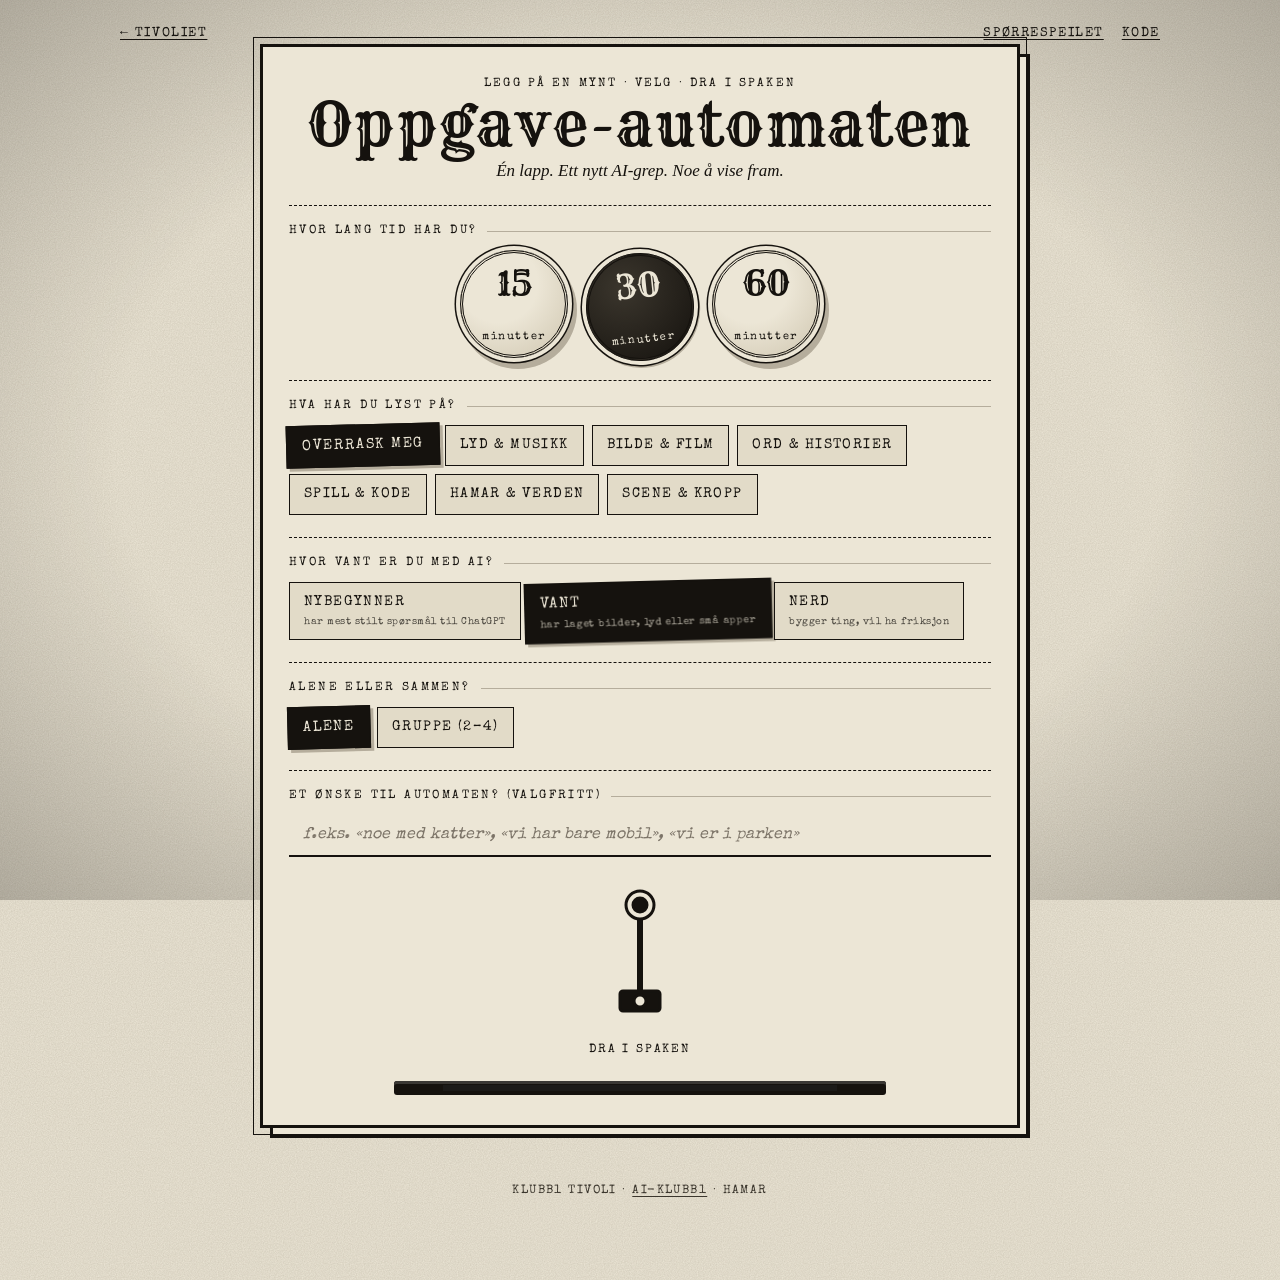
<file: web/automat.html>
<!doctype html>
<html lang="nb">
<head>
<meta charset="utf-8">
<meta name="viewport" content="width=device-width, initial-scale=1">
<title>Oppgave-automaten — Klubb1 Tivoli</title>
<meta name="description" content="Velg 15, 30 eller 60 minutter, dra i spaken, få en oppgave som lærer deg ett nytt AI-grep.">
<link rel="preconnect" href="https://fonts.googleapis.com">
<link rel="preconnect" href="https://fonts.gstatic.com" crossorigin>
<link href="https://fonts.googleapis.com/css2?family=IM+Fell+English:ital@0;1&family=Rye&family=Special+Elite&display=swap" rel="stylesheet">
<link rel="stylesheet" href="style.css">
<link rel="icon" href="data:image/svg+xml,<svg xmlns='http://www.w3.org/2000/svg' viewBox='0 0 100 100'><text y='.9em' font-size='90'>🎟️</text></svg>">
</head>
<body>
<svg width="0" height="0" style="position:absolute" aria-hidden="true">
  <filter id="wobble"><feTurbulence type="fractalNoise" baseFrequency=".015" numOctaves="1" seed="3"/><feDisplacementMap in="SourceGraphic" scale="3"/></filter>
</svg>

<div class="page">
  <nav class="nav">
    <a href="./">← Tivoliet</a>
    <div class="links"><a href="speil.html">Spørrespeilet</a><a href="https://github.com/houshuang/ai-klubb1">Kode</a></div>
  </nav>

  <section class="machine mt2">
    <form class="cabinet" id="cabinet">
      <div class="title">
        <div class="caps">Legg på en mynt · velg · dra i spaken</div>
        <h1>Oppgave-automaten</h1>
        <div class="sub">Én lapp. Ett nytt AI-grep. Noe å vise fram.</div>
      </div>

      <div class="panel">
        <div class="lab">Hvor lang tid har du?</div>
        <div class="coins" role="radiogroup" aria-label="Tid">
          <label><input type="radio" name="minutter" value="15"><span class="coin">15<small>minutter</small></span></label>
          <label><input type="radio" name="minutter" value="30" checked><span class="coin">30<small>minutter</small></span></label>
          <label><input type="radio" name="minutter" value="60"><span class="coin">60<small>minutter</small></span></label>
        </div>
      </div>

      <div class="panel">
        <div class="lab">Hva har du lyst på?</div>
        <div class="seg" role="radiogroup" aria-label="Kategori">
          <label><input type="radio" name="kategori" value="overrask" checked><span class="stub">Overrask meg</span></label>
          <label><input type="radio" name="kategori" value="lyd"><span class="stub">Lyd & musikk</span></label>
          <label><input type="radio" name="kategori" value="bilde"><span class="stub">Bilde & film</span></label>
          <label><input type="radio" name="kategori" value="ord"><span class="stub">Ord & historier</span></label>
          <label><input type="radio" name="kategori" value="spill"><span class="stub">Spill & kode</span></label>
          <label><input type="radio" name="kategori" value="hamar"><span class="stub">Hamar & verden</span></label>
          <label><input type="radio" name="kategori" value="kropp"><span class="stub">Scene & kropp</span></label>
        </div>
      </div>

      <div class="panel">
        <div class="lab">Hvor vant er du med AI?</div>
        <div class="seg" role="radiogroup" aria-label="Nivå">
          <label><input type="radio" name="niva" value="nybegynner"><span class="stub">Nybegynner<span class="tiny">har mest stilt spørsmål til ChatGPT</span></span></label>
          <label><input type="radio" name="niva" value="vant" checked><span class="stub">Vant<span class="tiny">har laget bilder, lyd eller små apper</span></span></label>
          <label><input type="radio" name="niva" value="nerd"><span class="stub">Nerd<span class="tiny">bygger ting, vil ha friksjon</span></span></label>
        </div>
      </div>

      <div class="panel">
        <div class="lab">Alene eller sammen?</div>
        <div class="seg" role="radiogroup" aria-label="Alene eller gruppe">
          <label><input type="radio" name="gruppe" value="0" checked><span class="stub">Alene</span></label>
          <label><input type="radio" name="gruppe" value="1"><span class="stub">Gruppe (2–4)</span></label>
        </div>
      </div>

      <div class="panel">
        <div class="lab">Et ønske til automaten? (valgfritt)</div>
        <input class="field" type="text" name="onske" maxlength="300" placeholder="f.eks. «noe med katter», «vi har bare mobil», «vi er i parken»">
      </div>

      <div class="lever-wrap">
        <button class="lever" type="submit" id="lever" aria-label="Dra i spaken">
          <svg viewBox="0 0 120 150" fill="none" stroke="#15120e" stroke-width="3" stroke-linecap="round">
            <rect x="40" y="108" width="40" height="20" rx="3" fill="#15120e"/>
            <g class="arm">
              <line x1="60" y1="118" x2="60" y2="30" stroke-width="6"/>
              <circle cx="60" cy="22" r="14" fill="#ece6d6"/>
              <circle cx="60" cy="22" r="7" fill="#15120e"/>
            </g>
            <circle cx="60" cy="118" r="6" fill="#ece6d6"/>
          </svg>
        </button>
        <div class="hint">Dra i spaken</div>
      </div>
      <div class="slot" aria-hidden="true"></div>
    </form>
  </section>

  <div class="ticket-wrap" id="out"></div>

  <footer>Klubb1 Tivoli · <a href="https://aiklubb1.no">AI-klubb1</a> · Hamar</footer>
</div>

<script src="app.js"></script>
<script>
(() => {
  const { fetchJSON, esc, store, clack, renderTicket } = window.Tivoli;
  const form = document.getElementById("cabinet");
  const lever = document.getElementById("lever");
  const out = document.getElementById("out");

  // remember last settings
  const saved = store.get("automat.valg");
  if (saved) {
    for (const [k, v] of Object.entries(saved)) {
      const el = form.querySelector(`[name="${k}"][value="${v}"]`);
      if (el) el.checked = true;
    }
  }

  const gears = `<svg class="gears" viewBox="0 0 100 100" fill="none" stroke="#15120e" stroke-width="3"><g><circle cx="38" cy="50" r="16"/><path d="M38 26v-8M38 82v-8M14 50h-8M62 50h-8M21 33l-6-6M55 67l-6-6M55 33l6-6M21 67l-6-6"/></g><g><circle cx="70" cy="34" r="10"/><path d="M70 18v-6M70 50v-6M54 34h-6M86 34h-6"/></g></svg>`;

  function thinking() {
    out.innerHTML = `<div class="thinking">${gears}Automaten tenker<span class="dots"></span><br><span class="muted" style="letter-spacing:.05em;text-transform:none;font-size:12px">Den blander medium, tema og en vri. Tar noen sekunder.</span></div>`;
  }

  async function show(task) {
    out.innerHTML = renderTicket(task);
    clack("ding");
    if (task.id) history.replaceState(null, "", `?id=${task.id}`);
    setTimeout(() => out.scrollIntoView({ behavior: "smooth", block: "start" }), 250);
  }

  form.addEventListener("submit", async (e) => {
    e.preventDefault();
    const fd = new FormData(form);
    const body = {
      minutter: Number(fd.get("minutter")),
      kategori: fd.get("kategori"),
      niva: fd.get("niva"),
      gruppe: fd.get("gruppe") === "1",
      onske: (fd.get("onske") || "").trim(),
    };
    store.set("automat.valg", { minutter: body.minutter, kategori: body.kategori, niva: body.niva, gruppe: fd.get("gruppe") });

    lever.classList.add("pulled");
    lever.disabled = true;
    clack("lever");
    form.classList.add("rattle");
    thinking();
    try {
      const task = await fetchJSON("oppgave", { method: "POST", body: JSON.stringify(body) });
      await show(task);
    } catch (err) {
      out.innerHTML = `<div class="error">☹ ${esc(err.message)}</div>`;
    } finally {
      form.classList.remove("rattle");
      lever.disabled = false;
      setTimeout(() => lever.classList.remove("pulled"), 300);
    }
  });

  // deep link to a printed ticket
  const id = new URLSearchParams(location.search).get("id");
  if (id) {
    fetchJSON(`oppgave/${encodeURIComponent(id)}`).then(show).catch((err) => {
      out.innerHTML = `<div class="error">☹ ${esc(err.message)}</div>`;
    });
  }
})();
</script>
</body>
</html>
</file>
<file: web/style.css>
/* ============================================================
   KLUBB1 TIVOLI — pen-and-ink penny arcade, ca. 1904
   Black ink on aged paper. No colour. Everything slightly crooked.
   ============================================================ */

:root {
  --paper: #ece6d6;
  --paper-2: #e2dbc8;
  --paper-dark: #cfc6b0;
  --ink: #15120e;
  --ink-2: #3b362d;
  --ink-3: #7c7468;
  --ink-4: #b5ad9c;
  --glass: #1b1a18;
  --glass-2: #3a3834;
  --display: "Rye", "Impact", serif;
  --type: "Special Elite", "Courier New", monospace;
  --body: "IM Fell English", "Georgia", serif;
  --rule: 2px solid var(--ink);
  --wobble: url(#wobble);
  --hatch: repeating-linear-gradient(135deg, var(--ink) 0 1px, transparent 1px 4px);
  --hatch-soft: repeating-linear-gradient(135deg, rgba(21, 18, 14, .55) 0 1px, transparent 1px 5px);
}

* { box-sizing: border-box; }
html { -webkit-text-size-adjust: 100%; }

body {
  margin: 0;
  min-height: 100vh;
  color: var(--ink);
  background: var(--paper);
  font-family: var(--body);
  font-size: 18px;
  line-height: 1.5;
  position: relative;
  overflow-x: hidden;
}

/* paper grain, tiled statically on the body (cheap to paint on phones) */
body {
  background-color: var(--paper);
  background-image:
    url("data:image/svg+xml;utf8,<svg xmlns='http://www.w3.org/2000/svg' width='240' height='240'><filter id='n'><feTurbulence type='fractalNoise' baseFrequency='.85' numOctaves='2' stitchTiles='stitch'/><feColorMatrix values='0 0 0 0 .18  0 0 0 0 .15  0 0 0 0 .1  0 0 0 .22 0'/></filter><rect width='100%' height='100%' filter='url(%23n)'/></svg>");
  background-size: 240px 240px;
}
/* vignette: a fixed gradient layer under the content (no filter, no blend mode) */
body::after {
  content: "";
  position: fixed;
  inset: 0;
  z-index: 0;
  pointer-events: none;
  background: radial-gradient(ellipse at center, transparent 58%, rgba(21, 18, 14, .24) 100%);
}

.page { position: relative; z-index: 1; max-width: 1080px; margin: 0 auto; padding: 24px 20px 80px; }

a { color: var(--ink); text-decoration-thickness: 1px; text-underline-offset: 3px; }
a:hover { text-decoration-style: wavy; }

::selection { background: var(--ink); color: var(--paper); }

/* ----------------------------------------------------------- type */
h1, h2, h3 { font-family: var(--display); font-weight: 400; letter-spacing: .02em; line-height: 1.05; margin: 0; }
.type { font-family: var(--type); }
.small { font-size: 14px; }
.muted { color: var(--ink-3); }
.caps { text-transform: uppercase; letter-spacing: .18em; font-size: 12px; font-family: var(--type); }
.center { text-align: center; }

/* ----------------------------------------------------------- marquee */
.ticker {
  overflow: hidden;
  border-top: var(--rule);
  border-bottom: var(--rule);
  font-family: var(--type);
  font-size: 13px;
  letter-spacing: .12em;
  text-transform: uppercase;
  white-space: nowrap;
  padding: 6px 0;
  background: var(--paper-2);
}
.ticker { contain: paint; }
.ticker span { display: inline-block; padding-left: 100%; animation: ticker 38s linear infinite; will-change: transform; }
@keyframes ticker { to { transform: translateX(-100%); } }
@media (prefers-reduced-motion: reduce) { .ticker span { animation: none; padding-left: 0; } }

/* ----------------------------------------------------------- header arch */
.arch { text-align: center; padding: 26px 0 8px; position: relative; }
.arch .pre { font-family: var(--type); letter-spacing: .3em; text-transform: uppercase; font-size: 12px; }
.arch h1 {
  font-size: clamp(46px, 9vw, 112px);
  text-shadow: 3px 3px 0 var(--paper), 5px 5px 0 var(--ink);
  transform: rotate(-1deg);
  display: inline-block;
}
.arch .sub { font-style: italic; font-size: 20px; margin-top: 6px; }
.bunting { display: block; width: 100%; height: 42px; margin-top: -6px; }
.bunting polygon { fill: var(--paper); stroke: var(--ink); stroke-width: 2; }
.bunting polygon:nth-child(odd) { fill: var(--ink); }
.bunting line { stroke: var(--ink); stroke-width: 2; }

/* ----------------------------------------------------------- frames */
.frame {
  position: relative;
  border: var(--rule);
  outline: 1px solid var(--ink);
  outline-offset: 5px;
  background: var(--paper);
  padding: 22px 24px;
  box-shadow: 8px 8px 0 -2px var(--paper), 8px 8px 0 0 var(--ink);
}
.frame::before, .frame::after {
  content: "❧";
  position: absolute;
  font-size: 20px;
  line-height: 1;
  color: var(--ink);
  background: var(--paper);
  padding: 0 3px;
}
.frame::before { top: -14px; left: 14px; }
.frame::after { bottom: -14px; right: 14px; transform: rotate(180deg); }
.wobbly { filter: var(--wobble); }

.plaque {
  display: inline-block;
  font-family: var(--type);
  text-transform: uppercase;
  letter-spacing: .2em;
  font-size: 12px;
  padding: 5px 12px;
  border: 1.5px solid var(--ink);
  background: var(--paper-2);
  box-shadow: 2px 2px 0 var(--ink);
  transform: rotate(-1.5deg);
}
.stamp {
  display: inline-block;
  font-family: var(--type);
  text-transform: uppercase;
  letter-spacing: .15em;
  font-size: 12px;
  padding: 4px 10px;
  border: 2px double var(--ink);
  transform: rotate(-4deg);
  opacity: .8;
  background: var(--paper);
}

hr.orn { border: 0; text-align: center; height: 22px; margin: 26px 0; overflow: visible; }
hr.orn::before { content: "— ✦ —"; font-family: var(--type); letter-spacing: .4em; color: var(--ink-2); }

/* ----------------------------------------------------------- buttons */
.btn {
  font-family: var(--type);
  font-size: 15px;
  letter-spacing: .12em;
  text-transform: uppercase;
  background: var(--paper);
  color: var(--ink);
  border: 2px solid var(--ink);
  padding: 12px 20px;
  cursor: pointer;
  box-shadow: 4px 4px 0 var(--ink);
  transition: transform .08s, box-shadow .08s;
  position: relative;
}
.btn:hover { transform: translate(-1px, -1px); box-shadow: 5px 5px 0 var(--ink); }
.btn:active { transform: translate(3px, 3px); box-shadow: 1px 1px 0 var(--ink); }
.btn.solid { background: var(--ink); color: var(--paper); }
.btn.big { font-size: 20px; padding: 16px 34px; }
.btn[disabled] { opacity: .45; cursor: not-allowed; transform: none; box-shadow: 2px 2px 0 var(--ink); }
.btn.link { border: 0; box-shadow: none; text-decoration: underline; padding: 6px 8px; }
.btn.link:hover { transform: none; }

/* seg controls: coin slots / ticket stubs */
.seg { display: flex; flex-wrap: wrap; gap: 8px; }
.seg label { position: relative; cursor: pointer; }
.seg input { position: absolute; opacity: 0; pointer-events: none; }
.seg .stub {
  display: inline-block;
  font-family: var(--type);
  font-size: 14px;
  letter-spacing: .1em;
  text-transform: uppercase;
  padding: 9px 14px;
  border: 1.5px solid var(--ink);
  background: var(--paper-2);
  transition: transform .1s;
}
.seg input:checked + .stub { background: var(--ink); color: var(--paper); transform: rotate(-1.5deg) scale(1.04); box-shadow: 3px 3px 0 var(--ink-4); }
.seg input:focus-visible + .stub { outline: 2px dashed var(--ink); outline-offset: 3px; }
.seg .stub .tiny { display: block; font-size: 10px; letter-spacing: .05em; text-transform: none; opacity: .75; margin-top: 2px; }

/* coin: the big round time buttons */
.coins { display: flex; gap: 18px; justify-content: center; flex-wrap: wrap; }
.coins label { cursor: pointer; position: relative; }
.coins input { position: absolute; opacity: 0; pointer-events: none; }
.coin {
  width: 108px; height: 108px; border-radius: 50%;
  border: 3px double var(--ink);
  display: grid; place-items: center; text-align: center;
  background: radial-gradient(circle at 35% 30%, var(--paper) 0 40%, var(--paper-dark) 100%);
  box-shadow: 0 0 0 4px var(--paper), 0 0 0 5.5px var(--ink), 4px 6px 0 5px var(--ink-4);
  font-family: var(--display);
  font-size: 34px;
  line-height: 1;
  transition: transform .12s;
}
.coin small { display: block; font-family: var(--type); font-size: 11px; letter-spacing: .15em; margin-top: 4px; }
.coins input:checked + .coin { background: radial-gradient(circle at 35% 30%, var(--ink-2), var(--ink)); color: var(--paper); transform: translateY(3px) rotate(-6deg); box-shadow: 0 0 0 4px var(--paper), 0 0 0 5.5px var(--ink), 1px 2px 0 5px var(--ink-4); }
.coins input:focus-visible + .coin { outline: 2px dashed var(--ink); outline-offset: 8px; }

/* text inputs */
.field {
  width: 100%;
  font-family: var(--type);
  font-size: 16px;
  padding: 12px 14px;
  background: transparent;
  border: 0;
  border-bottom: 2px solid var(--ink);
  color: var(--ink);
  outline: none;
}
.field::placeholder { color: var(--ink-3); font-style: italic; }
.field:focus { background: rgba(21, 18, 14, .04); }

/* ----------------------------------------------------------- layout helpers */
.row { display: flex; gap: 18px; flex-wrap: wrap; align-items: center; }
.grid2 { display: grid; grid-template-columns: 1fr 1fr; gap: 34px; align-items: start; }
@media (max-width: 760px) { .grid2 { grid-template-columns: 1fr; } }
.tilt-l { transform: rotate(-1.2deg); }
.tilt-r { transform: rotate(1deg); }
.mt { margin-top: 26px; }
.mt2 { margin-top: 44px; }

/* ----------------------------------------------------------- booth cards (index) */
.booth { display: block; color: inherit; text-decoration: none; transition: transform .2s; }
.booth:hover { transform: translateY(-4px) rotate(0deg); text-decoration: none; }
.booth .frame { padding: 18px 20px 24px; }
.booth svg { width: 100%; height: auto; display: block; }
.booth h2 { font-size: clamp(28px, 4vw, 40px); margin-top: 12px; }
.booth p { margin: 8px 0 0; }
.booth .go { margin-top: 14px; }
.booth .price { position: absolute; top: -18px; right: 18px; }

/* reveal on load */
.reveal { opacity: 0; transform: translateY(14px); animation: reveal .7s ease-out forwards; }
.reveal:nth-child(2) { animation-delay: .12s; }
.reveal:nth-child(3) { animation-delay: .24s; }
.reveal:nth-child(4) { animation-delay: .36s; }
@keyframes reveal { to { opacity: 1; transform: none; } }
@media (prefers-reduced-motion: reduce) { .reveal { animation: none; opacity: 1; transform: none; } }

/* ----------------------------------------------------------- notice board (index) */
.board { columns: 2; column-gap: 22px; }
@media (max-width: 700px) { .board { columns: 1; } }
.note {
  break-inside: avoid;
  display: block;
  color: inherit;
  text-decoration: none;
  background: var(--paper-2);
  border: 1.5px solid var(--ink);
  padding: 12px 14px 14px;
  margin: 0 0 16px;
  position: relative;
  box-shadow: 3px 3px 0 var(--ink-4);
}
.note:nth-child(3n) { transform: rotate(.8deg); }
.note:nth-child(3n+1) { transform: rotate(-.7deg); }
.note::before { content: ""; position: absolute; top: -7px; left: 50%; width: 12px; height: 12px; border-radius: 50%; background: var(--ink); transform: translateX(-50%); box-shadow: 0 0 0 2px var(--paper); }
.note .t { font-family: var(--display); font-size: 19px; line-height: 1.15; }
.note .m { font-family: var(--type); font-size: 11px; letter-spacing: .12em; text-transform: uppercase; color: var(--ink-2); margin-bottom: 6px; }
.note .s { font-style: italic; font-size: 15px; margin-top: 4px; }
.note:hover { background: var(--paper); }

/* ----------------------------------------------------------- the machine (automat) */
.machine { max-width: 760px; margin: 0 auto; }
.machine .cabinet {
  border: 3px solid var(--ink);
  outline: 1.5px solid var(--ink);
  outline-offset: 6px;
  background: var(--paper);
  padding: 28px 26px 30px;
  position: relative;
  box-shadow: 10px 10px 0 -3px var(--paper), 10px 10px 0 0 var(--ink);
}
.machine .cabinet.rattle { animation: rattle .5s ease-in-out infinite; }
@keyframes rattle {
  0%, 100% { transform: translate(0, 0) rotate(0); }
  20% { transform: translate(-2px, 1px) rotate(-.3deg); }
  40% { transform: translate(2px, -1px) rotate(.3deg); }
  60% { transform: translate(-1px, 2px) rotate(.2deg); }
  80% { transform: translate(1px, -2px) rotate(-.2deg); }
}
.cabinet .title { text-align: center; }
.cabinet .title h1 { font-size: clamp(34px, 6vw, 60px); }
.cabinet .title .sub { font-style: italic; font-size: 17px; margin-top: 2px; }
.cabinet .panel { margin-top: 22px; padding-top: 16px; border-top: 1.5px dashed var(--ink); }
.cabinet .panel .lab { font-family: var(--type); text-transform: uppercase; letter-spacing: .2em; font-size: 12px; margin-bottom: 10px; display: flex; align-items: center; gap: 10px; }
.cabinet .panel .lab::after { content: ""; flex: 1; border-top: 1px solid var(--ink-4); }

/* the lever */
.lever-wrap { display: flex; flex-direction: column; align-items: center; margin-top: 26px; gap: 8px; }
.lever { background: none; border: 0; cursor: pointer; padding: 0; width: 120px; height: 150px; position: relative; }
.lever svg { width: 100%; height: 100%; overflow: visible; }
.lever .arm { transform-origin: 60px 118px; transition: transform .18s cubic-bezier(.4, 1.6, .5, 1); }
.lever:hover .arm { transform: rotate(-8deg); }
.lever.pulled .arm { transform: rotate(70deg); }
.lever[disabled] { cursor: wait; }
.lever-wrap .hint { font-family: var(--type); font-size: 12px; letter-spacing: .15em; text-transform: uppercase; }

/* the slot and the ticket */
.slot { margin: 22px auto 0; width: 70%; height: 14px; background: var(--ink); border-radius: 3px; box-shadow: inset 0 3px 0 var(--glass-2); position: relative; }
.slot::after { content: ""; position: absolute; inset: 4px 10%; background: var(--glass); }

.ticket-wrap { max-width: 720px; margin: -6px auto 0; perspective: 900px; }
.ticket {
  background: var(--paper);
  border: 2px solid var(--ink);
  border-top: 0;
  padding: 26px 30px 30px;
  position: relative;
  transform-origin: top center;
  animation: print 1.1s cubic-bezier(.2, .9, .3, 1) forwards;
  box-shadow: 6px 8px 0 -2px var(--paper), 6px 8px 0 0 var(--ink);
}
.ticket::before {
  /* perforated edge */
  content: "";
  position: absolute;
  left: -2px; right: -2px; top: -2px;
  height: 8px;
  background: radial-gradient(circle, var(--paper) 0 3px, transparent 3.5px) 0 0 / 14px 8px repeat-x, var(--ink);
}
@keyframes print { from { transform: rotateX(-70deg) translateY(-30px); opacity: 0; } to { transform: none; opacity: 1; } }
@media (prefers-reduced-motion: reduce) { .ticket { animation: none; } }
.ticket .no { position: absolute; top: 14px; right: 18px; font-family: var(--type); font-size: 11px; letter-spacing: .15em; }
.ticket .meta { font-family: var(--type); font-size: 11px; letter-spacing: .15em; text-transform: uppercase; color: var(--ink-2); }
.ticket h2 { font-size: clamp(30px, 5vw, 46px); margin: 6px 0 4px; }
.ticket .teaser { font-style: italic; font-size: 20px; margin: 0 0 16px; }
.ticket .oppdrag { font-size: 19px; border-left: 4px solid var(--ink); padding: 4px 0 4px 16px; margin: 0 0 20px; }
.ticket h3 { font-family: var(--type); text-transform: uppercase; letter-spacing: .2em; font-size: 12px; margin: 22px 0 8px; display: flex; align-items: center; gap: 10px; }
.ticket h3::after { content: ""; flex: 1; border-top: 1px solid var(--ink-4); }
.ticket .steg { list-style: none; margin: 0; padding: 0; }
.ticket .steg li { display: grid; grid-template-columns: 64px 1fr; gap: 12px; padding: 6px 0; border-bottom: 1px dotted var(--ink-4); }
.ticket .steg .tid { font-family: var(--type); font-size: 13px; letter-spacing: .1em; padding-top: 3px; }
.ticket .grep { border: 2px double var(--ink); padding: 12px 16px; background: var(--paper-2); font-size: 18px; position: relative; }
.ticket .grep .stamp { position: absolute; top: -14px; right: 12px; background: var(--paper); }
.ticket .tools { display: flex; flex-wrap: wrap; gap: 8px; margin: 0; padding: 0; list-style: none; }
.ticket .tools li { border: 1.5px solid var(--ink); padding: 6px 10px; font-size: 15px; background: var(--paper); }
.ticket .tools li b { font-family: var(--type); font-weight: 400; font-size: 13px; letter-spacing: .08em; display: block; text-transform: uppercase; }
.ticket details { margin-top: 10px; }
.ticket summary { cursor: pointer; font-family: var(--type); font-size: 13px; letter-spacing: .12em; text-transform: uppercase; }
.ticket summary::marker { content: "☞ "; }
.ticket .helper { background: var(--hatch-soft), var(--paper-2); padding: 12px 14px; margin-top: 8px; border: 1.5px solid var(--ink); }
.ticket .helper p { background: var(--paper); padding: 8px 10px; margin: 0; }
.ticket .tags { margin-top: 18px; font-family: var(--type); font-size: 12px; letter-spacing: .1em; color: var(--ink-2); }
.ticket .actions { margin-top: 20px; display: flex; gap: 10px; flex-wrap: wrap; align-items: center; }
.ticket .kilde { font-family: var(--type); font-size: 11px; color: var(--ink-3); margin-left: auto; letter-spacing: .1em; }

/* thinking state */
.thinking { text-align: center; padding: 30px 10px; font-family: var(--type); letter-spacing: .15em; text-transform: uppercase; font-size: 13px; }
.thinking .dots::after { content: ""; animation: dots 1.4s steps(4) infinite; }
@keyframes dots { 0% { content: ""; } 25% { content: "."; } 50% { content: ".."; } 75% { content: "..."; } }
.thinking .gears { display: block; margin: 0 auto 10px; width: 80px; height: 80px; }
.thinking .gears g { transform-origin: center; animation: spin 3s linear infinite; }
.thinking .gears g:last-child { animation-direction: reverse; animation-duration: 2.2s; }
@keyframes spin { to { transform: rotate(360deg); } }

.error { font-family: var(--type); border: 2px solid var(--ink); background: var(--paper-2); padding: 12px 16px; margin-top: 16px; }

/* ----------------------------------------------------------- the mirror (speil) */
.mirror-wrap { max-width: 820px; margin: 0 auto; }
.modes { display: flex; gap: 10px; flex-wrap: wrap; justify-content: center; margin: 16px 0 22px; }
.modes label { cursor: pointer; position: relative; }
.modes input { position: absolute; opacity: 0; pointer-events: none; }
.modes .placard { font-family: var(--type); font-size: 13px; letter-spacing: .12em; text-transform: uppercase; border: 1.5px solid var(--ink); padding: 8px 14px; background: var(--paper-2); }
.modes input:checked + .placard { background: var(--ink); color: var(--paper); transform: rotate(-1deg); }
.modes input:focus-visible + .placard { outline: 2px dashed var(--ink); outline-offset: 3px; }

.mirror {
  position: relative;
  border: 10px double var(--ink);
  outline: 3px solid var(--ink);
  outline-offset: 5px;
  border-radius: 50% 50% 16% 16% / 26% 26% 10% 10%;
  background: radial-gradient(ellipse at 50% 30%, var(--glass-2) 0%, var(--glass) 65%);
  padding: 64px 56px 36px;
  min-height: 420px;
  color: var(--paper);
  box-shadow: 10px 12px 0 -4px var(--paper), 10px 12px 0 0 var(--ink);
  overflow: hidden;
}
.mirror::before {
  /* a glint on the glass */
  content: "";
  position: absolute;
  top: -30px; left: 8%; width: 24%; height: 120%;
  background: linear-gradient(100deg, transparent 40%, rgba(236, 230, 214, .05) 50%, transparent 60%);
  transform: rotate(8deg);
  pointer-events: none;
}
.mirror .fog {
  position: absolute; inset: 0; pointer-events: none;
  background: radial-gradient(ellipse at 50% 100%, rgba(236, 230, 214, .12), transparent 60%);
}
.chat { position: relative; display: flex; flex-direction: column; gap: 14px; max-height: 60vh; overflow-y: auto; padding-right: 4px; scrollbar-width: thin; scrollbar-color: var(--ink-3) transparent; }
.msg { max-width: 82%; animation: reveal .5s ease-out both; }
.msg.mirror-msg { align-self: flex-start; font-family: var(--body); font-size: 20px; line-height: 1.45; color: var(--paper); text-shadow: 0 0 12px rgba(236, 230, 214, .25); }
.msg.mirror-msg::before { content: "— "; color: var(--ink-4); }
.msg.user-msg { align-self: flex-end; font-family: var(--type); font-size: 15px; background: var(--paper); color: var(--ink); padding: 10px 14px; border: 1.5px solid var(--ink-4); transform: rotate(.6deg); box-shadow: 3px 3px 0 rgba(0, 0, 0, .5); }
.msg.user-msg:nth-child(4n) { transform: rotate(-.8deg); }
.msg.hint-msg { align-self: center; font-family: var(--type); font-size: 12px; letter-spacing: .2em; text-transform: uppercase; color: var(--ink-4); }
.cursor::after { content: "▍"; animation: blink 1s steps(2) infinite; }
@keyframes blink { 50% { opacity: 0; } }

.talk { margin-top: 18px; display: grid; grid-template-columns: 1fr auto; gap: 12px; align-items: end; }
@media (max-width: 560px) { .talk { grid-template-columns: 1fr; } .mirror { padding: 48px 26px 28px; border-radius: 40% 40% 10% 10% / 16% 16% 6% 6%; } }
.talk textarea { resize: none; min-height: 52px; max-height: 160px; font-family: var(--type); font-size: 16px; line-height: 1.4; width: 100%; padding: 12px 14px; background: var(--paper); color: var(--ink); border: 2px solid var(--ink); outline: none; box-shadow: 4px 4px 0 var(--ink); }
.talk textarea:focus { background: #fff; }
.tools-row { display: flex; gap: 10px; flex-wrap: wrap; justify-content: space-between; align-items: center; margin-top: 14px; }
.tools-row .left, .tools-row .right { display: flex; gap: 8px; align-items: center; flex-wrap: wrap; }

/* club-code gate */
.gate { position: fixed; inset: 0; z-index: 50; display: grid; place-items: center; background: rgba(21, 18, 14, .78); padding: 20px; }
.gate .frame { max-width: 420px; width: 100%; }
.gate h2 { font-size: 32px; }
.gate[hidden] { display: none; }

/* footer */
footer { margin-top: 60px; text-align: center; font-family: var(--type); font-size: 12px; letter-spacing: .12em; text-transform: uppercase; color: var(--ink-2); }
footer a { color: inherit; }
.nav { display: flex; justify-content: space-between; align-items: center; gap: 14px; flex-wrap: wrap; font-family: var(--type); font-size: 13px; letter-spacing: .12em; text-transform: uppercase; }
.nav .links { display: flex; gap: 18px; }

/* print: only the ticket */
@media print {
  body { background: #fff; font-size: 13px; }
  body::after, .ticker, .nav, .machine, footer, .no-print { display: none !important; }
  .ticket { box-shadow: none; animation: none; border: 1px solid #000; }
  .ticket details { display: block; }
  .ticket details > * { display: block; }
}
</file>
